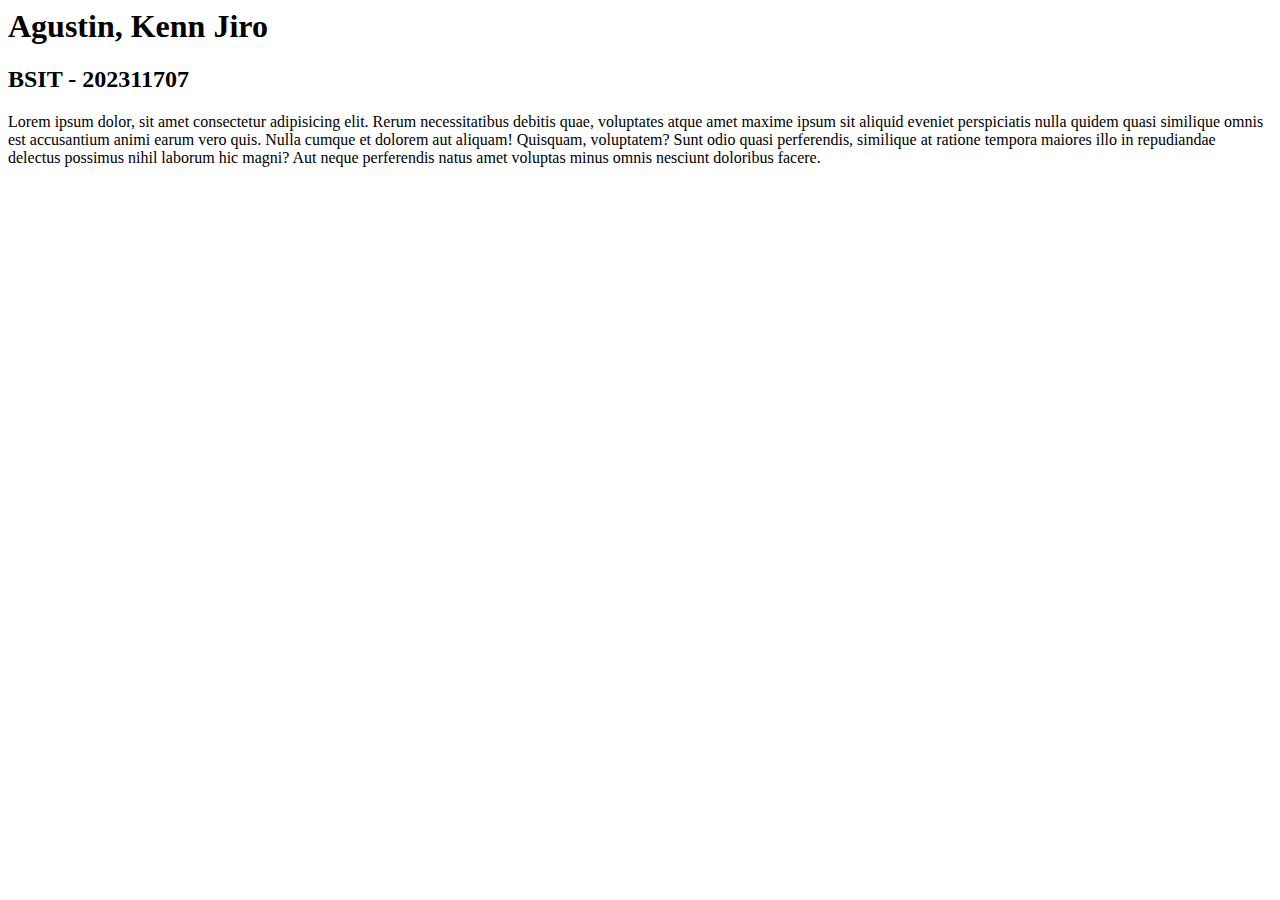
<file: index.html>
<html lang="en">
<head>
    <meta charset="UTF-8">
    <meta name="viewport" content="width=device-width, initial-scale=1.0">
    <title>IT0043-TX01</title>
</head>
<body>
    <h1>Agustin, Kenn Jiro</h1>
    <h2>BSIT - 202311707</h2>
    <p> Lorem ipsum dolor, sit amet consectetur adipisicing elit. Rerum necessitatibus debitis quae, voluptates atque amet maxime ipsum sit aliquid eveniet perspiciatis nulla quidem quasi similique omnis est accusantium animi earum vero quis. Nulla cumque et dolorem aut aliquam! Quisquam, voluptatem? Sunt odio quasi perferendis, similique at ratione tempora maiores illo in repudiandae delectus possimus nihil laborum hic magni? Aut neque perferendis natus amet voluptas minus omnis nesciunt doloribus facere.
    </p>
</body>
</html>
</file>
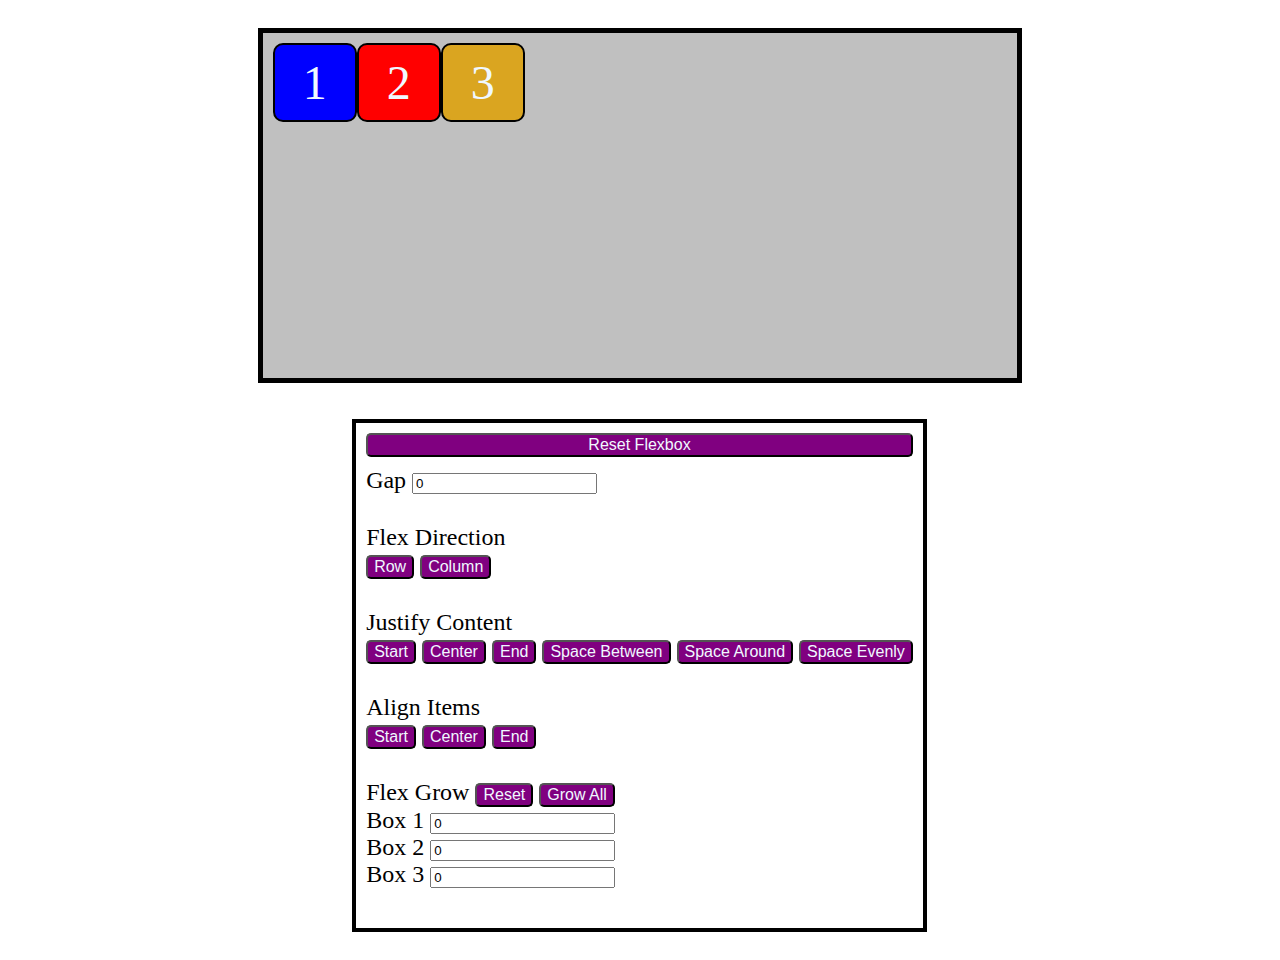
<file: Aceveda_Agustin_TSA8.html>
<!DOCTYPE html>
<html lang="en">
<head>
    <meta charset="UTF-8">
    <meta name="viewport" content="width=device-width, initial-scale=1.0">
    <title>ACEVEDA_AGUSTIN_TSA8</title>
    <link rel="stylesheet" href="Aceveda_Agustin_TSA8.css">
</head>
<body>

    <div class="flex-container">
        <div class="flex-item" id="item1">1</div>
        <div class="flex-item" id="item2">2</div>
        <div class="flex-item" id="item3">3</div>
    </div>

    <br>
    <br>

    <div class="controls">
        <button onclick="resetFlexbox()" id="Flexbox">Reset Flexbox</button>
        <div class="control-group">
            <label for="gap">Gap</label>
            <input type="number" id="gap" value="0" onchange="updateFlexbox()">
        </div>
        <div class="control-group">
            <label>Flex Direction</label>
            <div>
            <button onclick="setFlexDirection('row')">Row</button>
            <button onclick="setFlexDirection('column')">Column</button>
        </div>
        </div>
        <div class="control-group">
            <label>Justify Content</label>
            <div> 
            <button onclick="setJustifyContent('start')">Start</button>
            <button onclick="setJustifyContent('center')">Center</button>
            <button onclick="setJustifyContent('end')">End</button>
            <button onclick="setJustifyContent('space-between')">Space Between</button>
            <button onclick="setJustifyContent('space-around')">Space Around</button>
            <button onclick="setJustifyContent('space-evenly')">Space Evenly</button>
            </div>
        </div>
        <div class="control-group">
            <label>Align Items</label>
            <div>
            <button onclick="setAlignItems('start')">Start</button>
            <button onclick="setAlignItems('center')">Center</button>
            <button onclick="setAlignItems('end')">End</button>
            </div>
        </div>
        <div class="control-group">
            <label>Flex Grow</label>
            <button onclick="resetFlexGrow()">Reset</button>
            <button onclick="setFlexGrowAll()">Grow All</button>
            <div>
                <label for="box1">Box 1</label>
                <input type="number" id="box1" value="0" onchange="updateFlexGrow(1)">
            </div>
            <div>
                <label for="box2">Box 2</label>
                <input type="number" id="box2" value="0" onchange="updateFlexGrow(2)">
            </div>
            <div>
                <label for="box3">Box 3</label>
                <input type="number" id="box3" value="0" onchange="updateFlexGrow(3)">
            </div>
            
        </div>
    </div>
    
  

    <script src="Aceveda_Agustin_TSA8.js"></script>
</body>
</html>
</file>
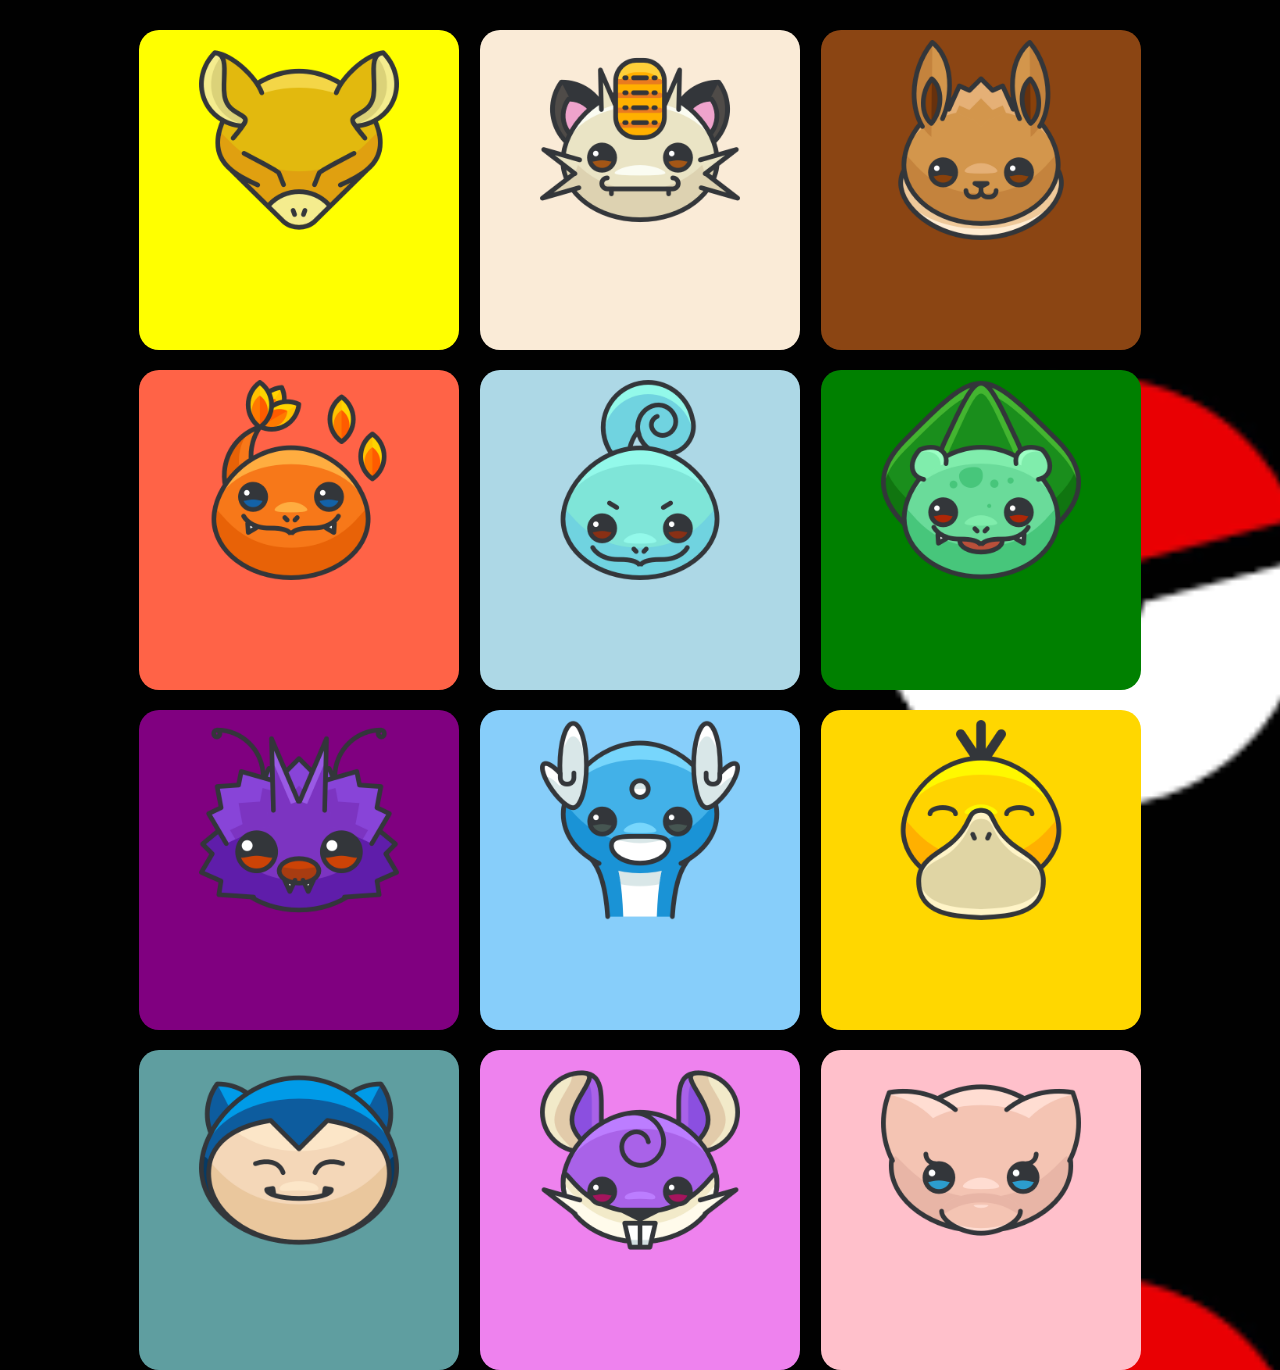
<file: Agustin_mpe.html>
<html lang="en">
<head>
    <meta charset="UTF-8">
    <meta name="viewport" content="width=device-width, initial-scale=1.0">
    <title>Agustin_mpe</title>
    <link rel="stylesheet" href="Agustin_mpe.css">
</head>

<body>
    <div class="flex-container">
        <div class="pokemon" style="background-color:yellow;"><img src="abra.png" alt="abra" height="200"></div>
        <div class="pokemon" style="background-color:antiquewhite;"><img src="meowth.png" alt="meowth" height="200"> </div>
        <div class="pokemon" style="background-color:saddlebrown;"><img src="eevee.png" alt="eevee" height="200"> </div>
        <div class="pokemon" style="background-color:tomato;"><img src="charmander1.png" alt="charmander" height="200"> </div>
        <div class="pokemon" style="background-color:lightblue;"><img src="squirtle1.png" alt="squirtle" height="200"> </div>
        <div class="pokemon" style="background-color:green;"><img src="bullbasaur.png" alt="bulbasaur" height="200"> </div>
        <div class="pokemon" style="background-color:purple;"><img src="venonat1.png" alt="venonat" height="200"> </div>
        <div class="pokemon" style="background-color:lightskyblue;"><img src="dratini.png" alt="dratini" height="200"> </div>
        <div class="pokemon" style="background-color:gold;"><img src="psyduck.png" alt="psyduck" height="200"> </div>
        <div class="pokemon" style="background-color:cadetblue;"><img src="snorlax.png" alt="snorlax" height="200"> </div>
        <div class="pokemon" style="background-color:violet;"><img src="rattata.png" alt="rattata" height="200"> </div>
        <div class="pokemon" style="background-color:pink;"><img src="mew.png" alt="mew" height="200"> </div>
     
    </div>
</body>

</html>
</file>
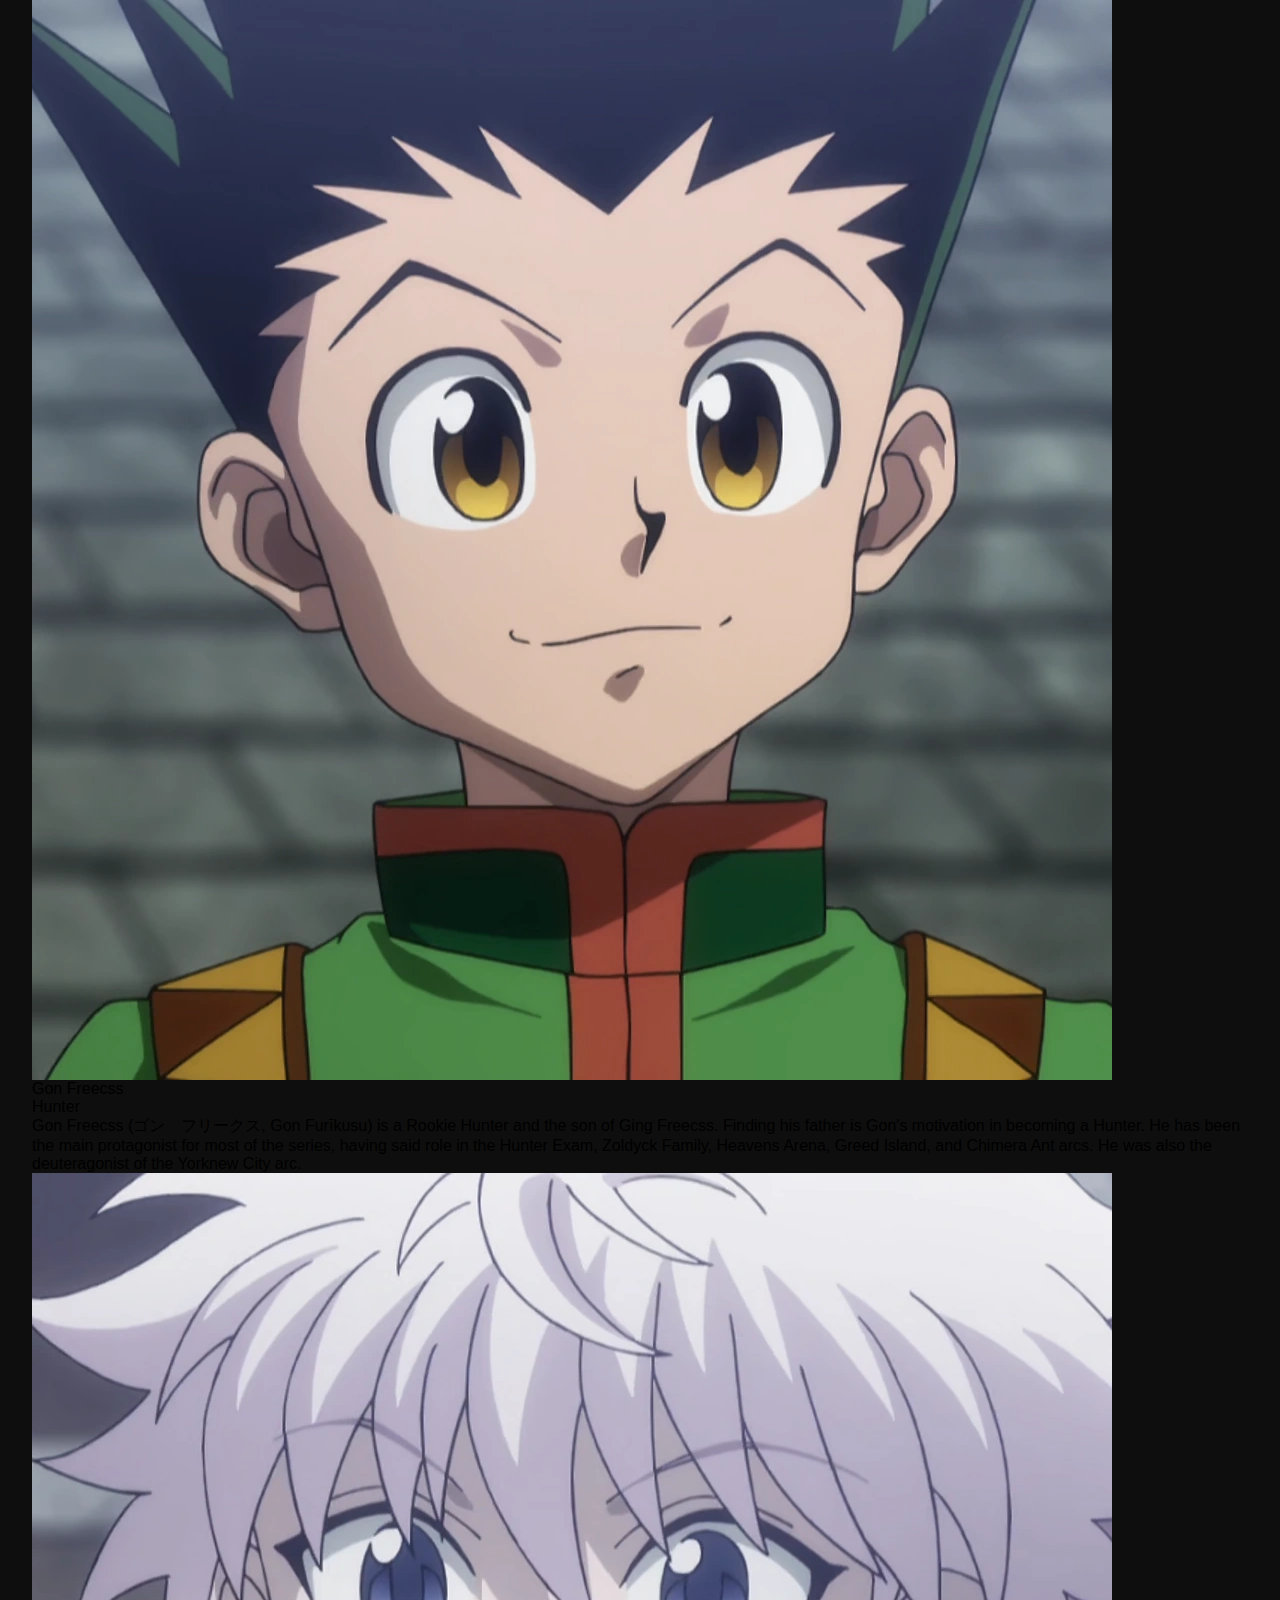
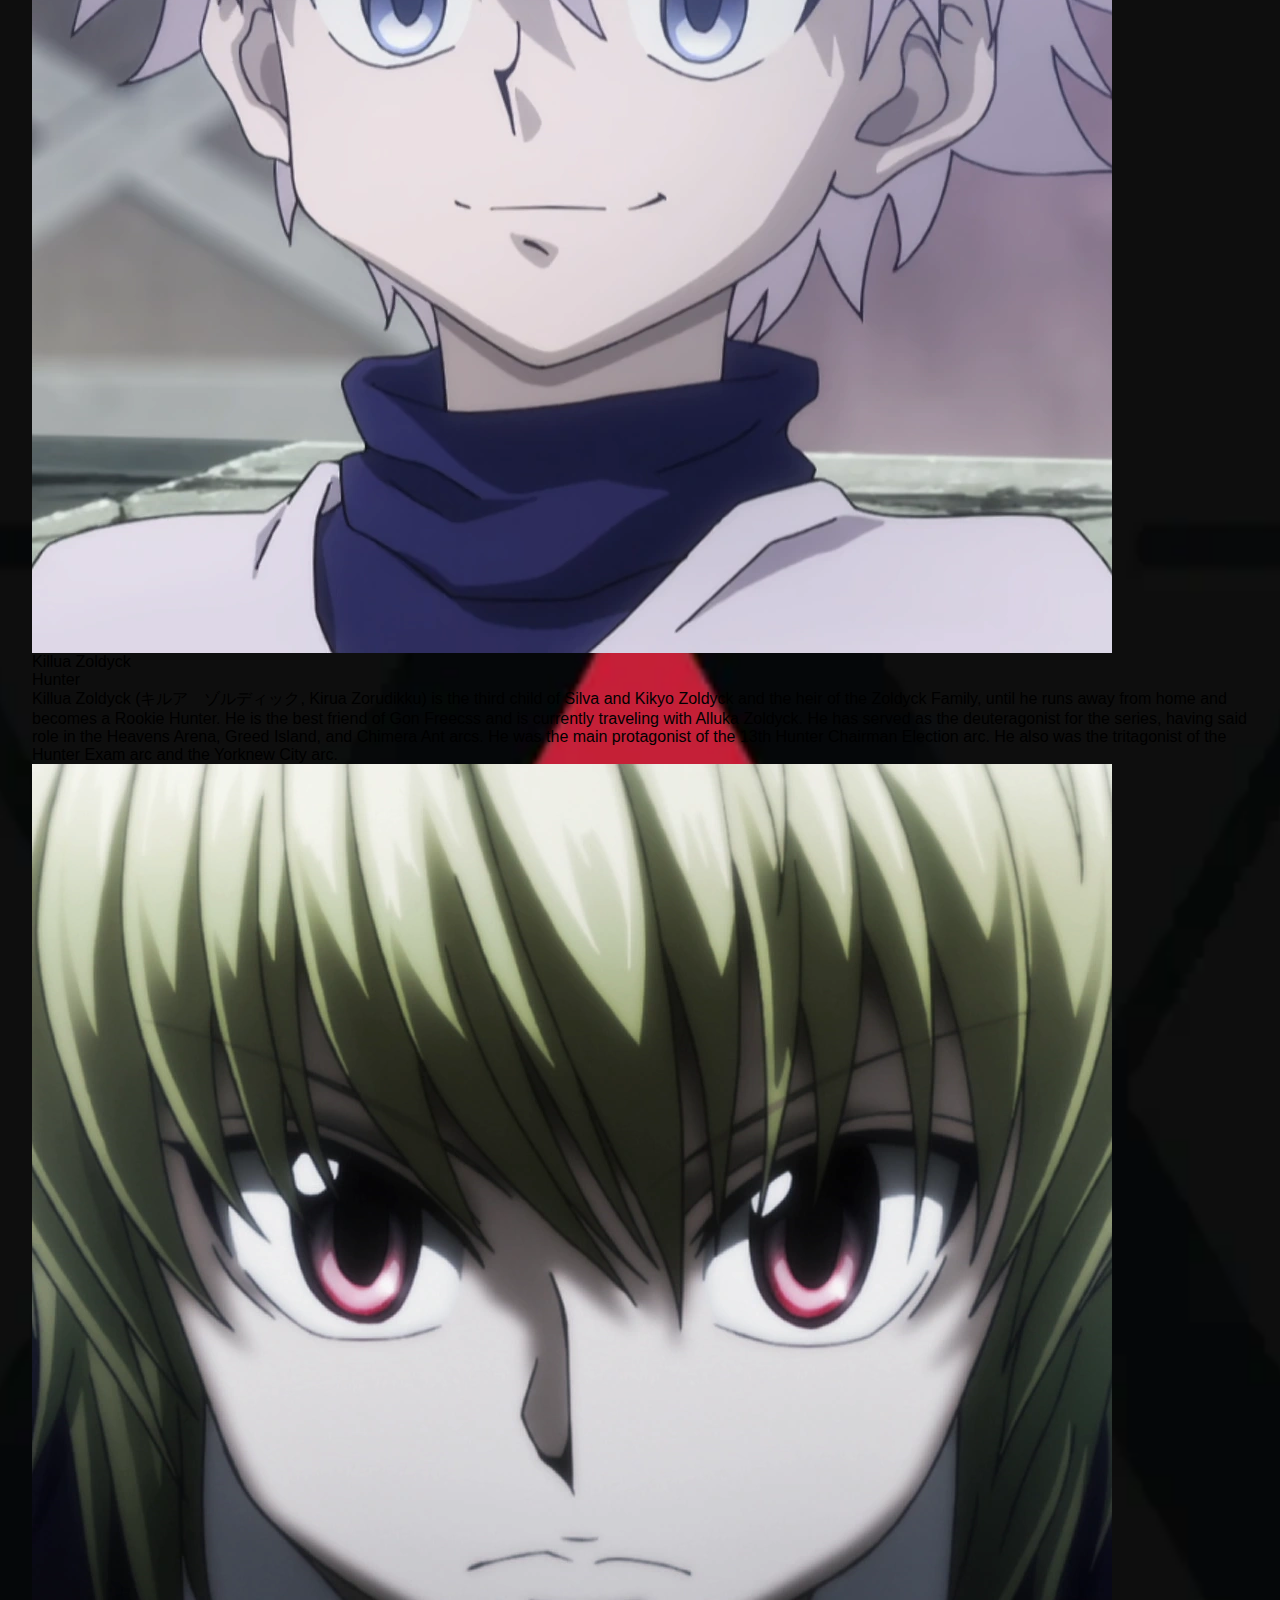
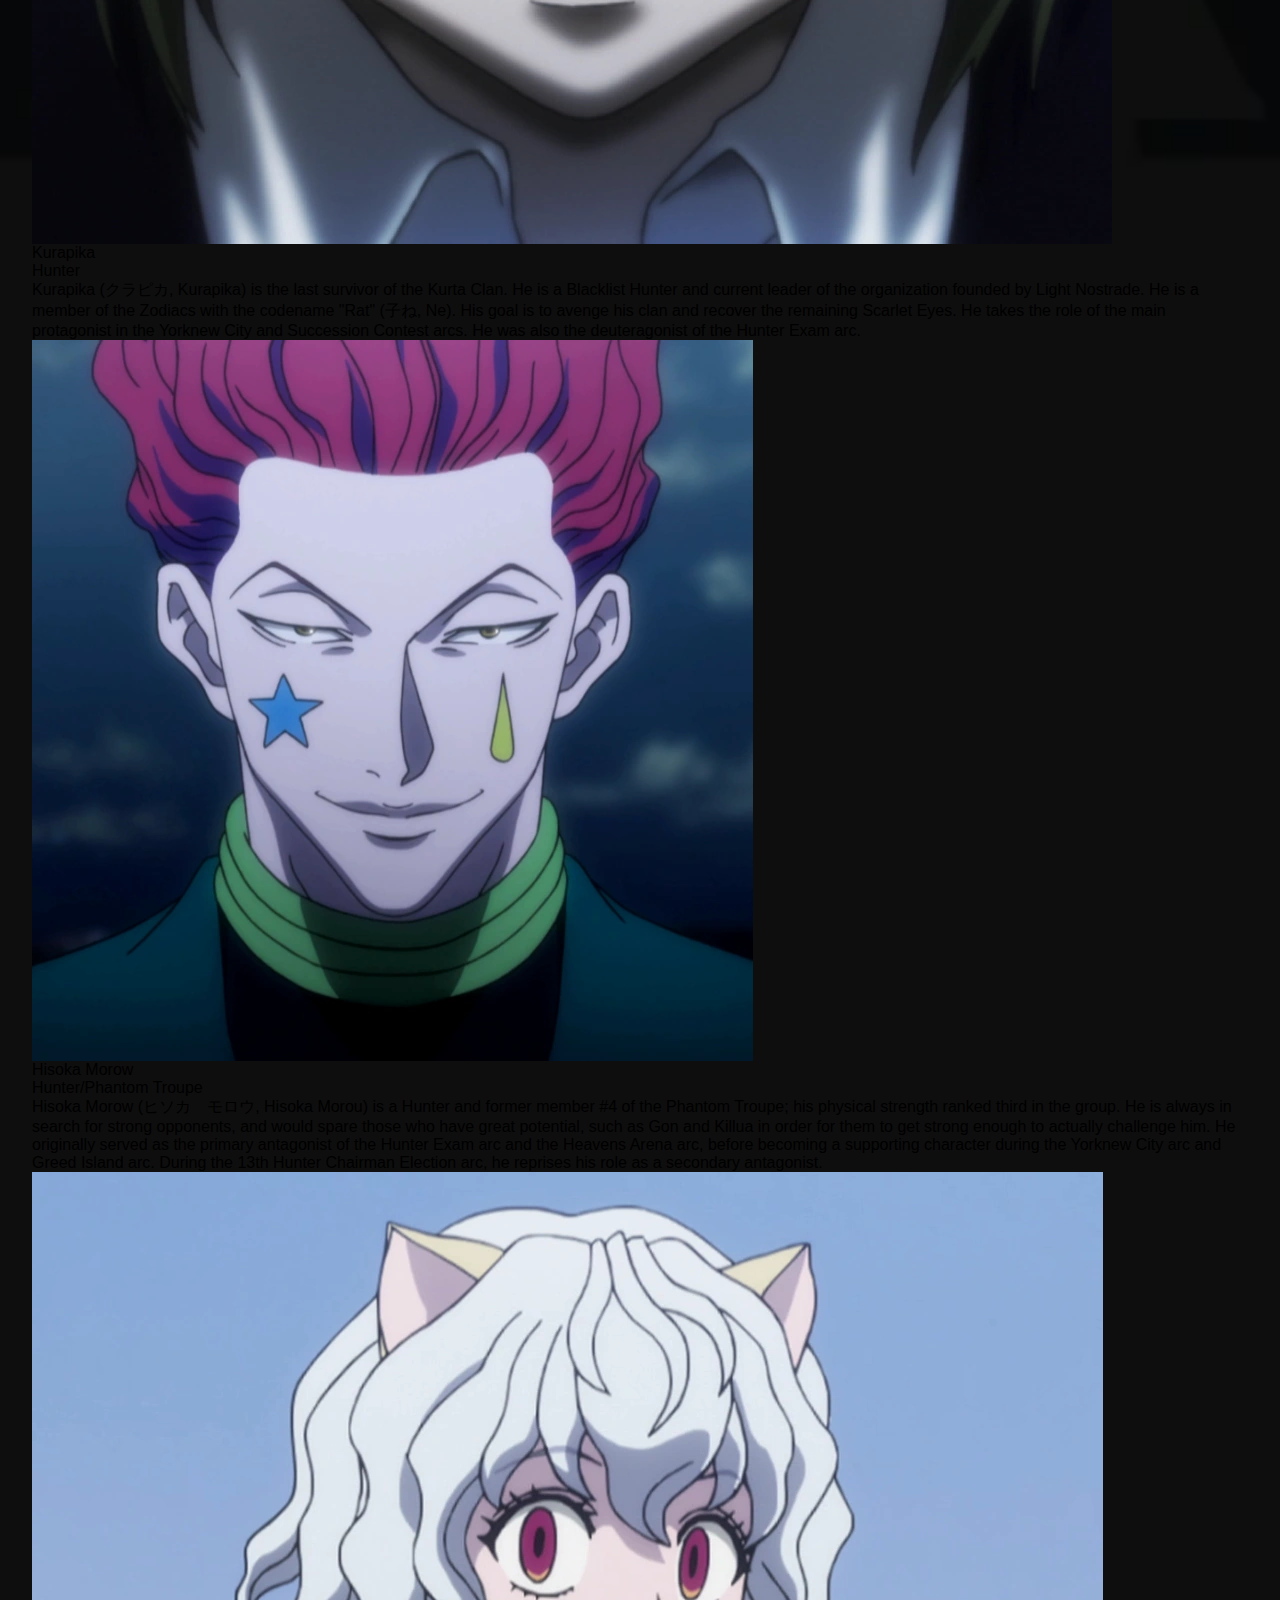
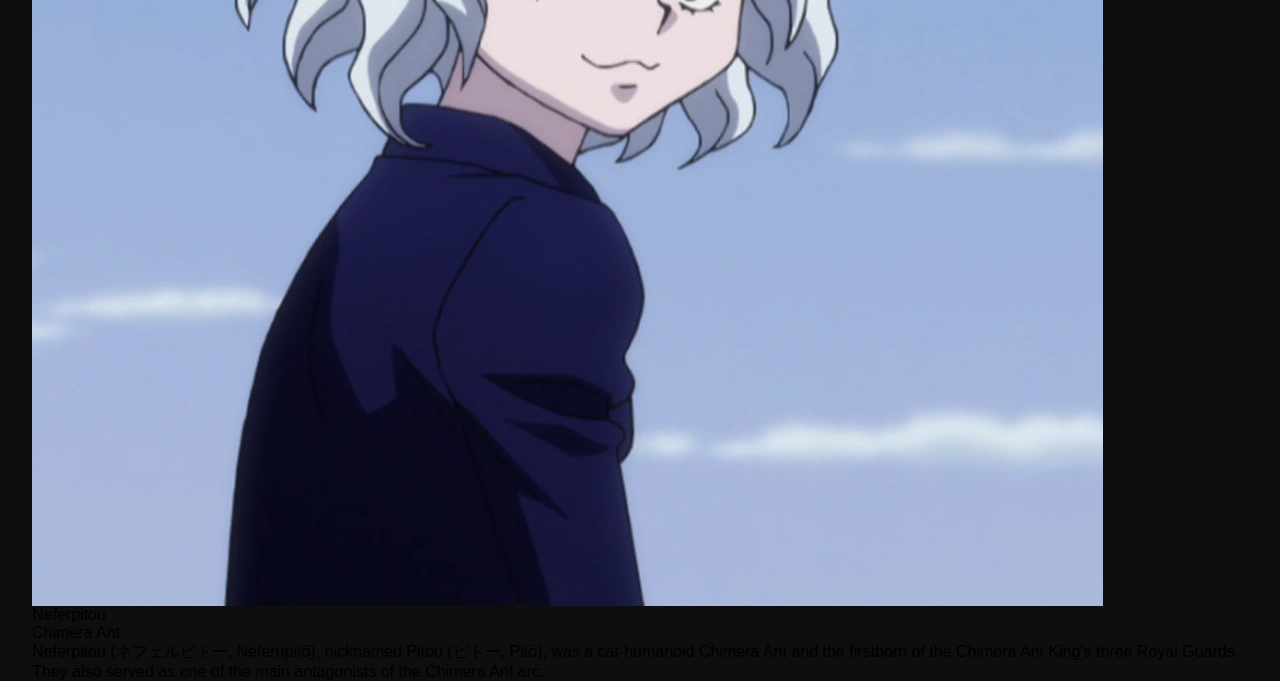
<file: Characters.html>
<html lang="en">
<head>
    <meta charset="UTF-8">
    <meta name="viewport" content="width=device-width, initial-scale=1.0">
    <title>Characters</title>
    <link rel="stylesheet" href="Aceveda_Agustin_tsa7.css">
</head>

<body>
    <div class="container">

        <!-- Gon -->

        <div class="item" id="Gon">
            <div class="details">
            <img src="Gon Freecss.png" alt="Gon_pic">
            <div class="name-race">
                <p class="name">Gon Freecss</p>
                <p class="race">Hunter</p>
                </div>
            </div>
            <p class="desc">Gon Freecss (ゴン゠フリークス, Gon Furīkusu) is a Rookie Hunter and the son of Ging Freecss. Finding his father is Gon's motivation in becoming a Hunter.
                He has been the main protagonist for most of the series, having said role in the Hunter Exam, Zoldyck Family, Heavens Arena, Greed Island, and Chimera Ant arcs. He was also the deuteragonist of the Yorknew City arc.</p>
        </div>

        <!-- Killua -->

        <div class="item" id="Killua">
            <div class="details">
            <img src="Killua.png" alt="Killua_pic">
            <div class="name-race">
                <p class="name">Killua Zoldyck</p>
                <p class="race">Hunter</p>
            </div>
            <p class="desc">Killua Zoldyck (キルア゠ゾルディック, Kirua Zorudikku) is the third child of Silva and Kikyo Zoldyck and the heir of the Zoldyck Family, until he runs away from home and becomes a Rookie Hunter. He is the best friend of Gon Freecss and is currently traveling with Alluka Zoldyck.
                He has served as the deuteragonist for the series, having said role in the Heavens Arena, Greed Island, and Chimera Ant arcs. He was the main protagonist of the 13th Hunter Chairman Election arc. He also was the tritagonist of the Hunter Exam arc and the Yorknew City arc.</p>
            </div>
       
        <!-- Kurapika -->

        <div class="item" id="Kurapika"> 
            <div class="details">
            <img src="Kurapika.png" alt="Kurapika_pic">
            <div class="name-race">
                <p class="name">Kurapika</p>
                <p class="race">Hunter</p>
            </div>
            <p class="desc">Kurapika (クラピカ, Kurapika) is the last survivor of the Kurta Clan. He is a Blacklist Hunter and current leader of the organization founded by Light Nostrade. He is a member of the Zodiacs with the codename "Rat" (子ね, Ne). His goal is to avenge his clan and recover the remaining Scarlet Eyes.
                He takes the role of the main protagonist in the Yorknew City and Succession Contest arcs. He was also the deuteragonist of the Hunter Exam arc.</p>
            </div>

        <!-- Hisoka -->

        <div class="item" id="Hisoka">  
            <div class="details">
            <img src="Hisoka.png" alt="Hisoka_pic">
            <div class="name-race">
                <p class="name">Hisoka Morow</p>
                <p class="race">Hunter/Phantom Troupe</p>
            </div>
            <p class="desc">Hisoka Morow (ヒソカ゠モロウ, Hisoka Morou) is a Hunter and former member #4 of the Phantom Troupe; his physical strength ranked third in the group. He is always in search for strong opponents, and would spare those who have great potential, such as Gon and Killua in order for them to get strong enough to actually challenge him. He originally served as the primary antagonist of the Hunter Exam arc and the Heavens Arena arc, before becoming a supporting character during the Yorknew City arc and Greed Island arc. During the 13th Hunter Chairman Election arc, he reprises his role as a secondary antagonist.</p>
        </div>

        <!-- Pitou -->

        <div class="item" id="Pitou">  
            <div class="details">
            <img src="Pitou.png" alt="Pitou_pic">
            <div class="name-race">
                <p class="name">Neferpitou</p>
                <p class="race">Chimera Ant </p>
            </div>
            <p class="desc">Neferpitou (ネフェルピトー, Neferupitō), nicknamed Pitou (ピトー, Pitō), was a cat-humanoid Chimera Ant and the firstborn of the Chimera Ant King's three Royal Guards. They also served as one of the main antagonists of the Chimera Ant arc.</p>
            </div>
</body>
</html>
</file>
<file: Aceveda_Agustin_TSA8.css>
body{
    font-family:'Times New Roman';
    display: flex;
    flex-direction: column;
    padding: 20px;
    align-items: center;
    
}
.controls{
    display: flex;
    flex-direction: column;
    margin-right: 1px;
    border: 4px solid black;
    padding: 10px;
    width: fit-content;
    font-size: 1.5rem;
}
.control-group{
    margin-bottom: 30px;

}

#Flexbox{
 margin-bottom: 10px;
}

#item1{
    font-size: 3rem;
    background-color: blue;
}

#item2{
    font-size: 3rem;
    background-color: red;
}

#item3{
    font-size: 3rem;
    background-color: goldenrod;
}

button{
    background-color:purple;
    color: aliceblue;
    border-radius: 5px;
    font-size: 1rem;
    size: 50px;
    
}
.flex-container{
    display: flex;
    border: 5px solid black;
    background-color: silver;
    color: aliceblue;
    font-weight: 500;
    font-size: 125rem;
    width: 60%;
    height: 325px;
    padding: 10px;
}

.flex-item{
    border: 2px solid black;
    border-radius: 10px;
    padding: 10px;
    text-align: center;
    height: 55px;
    width: 60px;
}
</file>
<file: Agustin_mpe.css>
.flex-container{
    height: 400px;
    width: 80vw;
    margin: 10px auto; 
    display: flex;
    flex-direction: row;
    justify-content: space-around;
    flex-wrap: wrap;
    padding: 10px;
}

.pokemon{
    height: 300px;
    width: 300px;
    margin: 10px auto; 
    border-radius: 20px;
    text-align: center;
    font-size: 3rem;
    padding: 10px;
}

body{
    background-image:url(images.png);
    background-size: cover;
    background-position: center;
}

.pokemon:hover{
    background-image:url(effects.jpg);
    background-size:cover;
}

.pokemon img{
    max-width: 100%;
    max-height: 100%;
    transition: transform 0.3 ease;
}

.pokemon.name{
    margin-top: 10px;
    font-weight: bold;
    text-align: center;
    transition: transform 0.3 ease;
    
}
</file>
<file: Aceveda_Agustin_tsa7.css>
/* Base styles */
* {
  padding: 0;
  margin: 0;
  box-sizing: border-box;
  font-family: 'Segoe UI', Tahoma, Geneva, Verdana, sans-serif;
  transition: 0.5s all ease;
}

body {
  background-image: url(background.jpg);
  background-size: cover;
  background-position: center;
}

.container {
  width: 95vw;
  margin: 0 auto;
}

nav {
  background-color: rgba(252, 12, 12, 0.473);
  height: fit-content;
  padding: 10px;
  color: rgb(245, 239, 239);
  margin-bottom: 30px;
}

nav .container {
  display: flex;
  justify-content: space-between;
  align-items: center;
}

.logo {
  font-size: 1.5rem;
  font-weight: 700;
}

nav ul {
  display: flex;
}

nav li {
  list-style: none;
  margin-left: 15px;
}

nav a {
  color: rgb(236, 233, 233);
  text-decoration: none;
  font-size: 1.2rem;
  font-weight: 500;
}

nav a:hover {
  color: rgb(0, 0, 0);
  text-decoration: underline;
  text-underline-offset: 8px;
}

.news {
  order: -1;
  margin-bottom: 10px;
  border-radius: 20px;
  border-color: whitesmoke;
  padding-top: 20px;
  align-items: center;
}

main .container {
  height: 800px;
  display: grid;
  gap: 20px;
  grid-template-columns: repeat(3, 1fr);
}

.main_picture:hover {
  background-image: url(HxHintro.gif);
  background-repeat: no-repeat;
  background-size: cover;
}

.sub-picture {
  grid-column: 1/2;
  grid-row: 2/3;
  gap: 10px;
  width: 100%;
  height: 100%;
}

.sub-pic {
  width: 100%;
  height: 100%;
  object-position: left;
}

.article {
  display: flex;
  flex-direction: column;
  justify-content: center;
  grid-column: 2/3;
  grid-row: 2/3;
}

.article-details {
  display: flex;
  flex-direction: column;
  gap: 10px;
  align-items: center;
  color: aliceblue;
}

.article-h1 {
  font-size: 2rem;
  text-align: center;
  margin-bottom: 5px;
  padding-top: 50px;
}

.article-h2 {
  font-size: 1.5rem;
  text-align: center;
  margin-bottom: 5px;
}

.article-p {
  font-size: 1.5rem;
  text-align: justify;
  line-height: 1.5;
  padding-top: 50px;
}

.button-82-pushable {
  position: relative;
  border: none;
  background: transparent;
  padding: 0;
  cursor: pointer;
  outline-offset: 4px;
  transition: filter 250ms;
  user-select: none;
  -webkit-user-select: none;
  touch-action: manipulation;
}

.button-82-shadow {
  position: absolute;
  top: 0;
  left: 0;
  width: 100%;
  height: 100%;
  border-radius: 12px;
  background: hsl(0deg 0% 0% / 0.25);
  will-change: transform;
  transform: translateY(2px);
  transition: transform 600ms cubic-bezier(.3, .7, .4, 1);
}

.button-82-edge {
  position: absolute;
  top: 0;
  left: 0;
  width: 100%;
  height: 100%;
  border-radius: 12px;
  background: linear-gradient(
    to left,
    hsl(0, 64%, 29%) 0%,
    hsl(0, 70%, 36%) 8%,
    hsl(0, 78%, 32%) 92%,
    hsl(0, 73%, 24%) 100%
  );
}

.button-82-front {
  display: block;
  position: relative;
  padding: 12px 27px;
  border-radius: 12px;
  font-size: 1.1rem;
  color: rgb(255, 255, 255);
  background: silver (345deg 100% 47%);
  will-change: transform;
  transform: translateY(-4px);
  transition: transform 600ms cubic-bezier(.3, .7, .4, 1);
}

/* Breakpoint */

@media (max-width: 1200px) {
  nav .container {
    flex-direction: column;
  }

  nav ul {
    align-items: flex-start;
    padding: 10px;
  }

  main .container {
    display: flex;
    flex-direction: column;
  }

  .sub-picture, .article, .news {
    grid-column: 1 / -1;
    width: 100%;
  }

  .main_picture:hover {
    background-image: url(HxHintro.gif);
    background-repeat: no-repeat;
    background-size: cover;
  }

  .sub-picture {
    padding: 0;
  }

  .news {
    order: -1;
    margin-bottom: 10px;
    border-radius: 20px;
    border-color: whitesmoke;
    padding-top: 20px;
  }

  .news-1-h1 {
    padding-top: 120px;
    justify-content: center;
  }

  .news-2-p {
    padding-left: 0;
    text-align: center;
  }
}

        /* Breakpoint */

@media (min-width: 768px) {
  .button-82-front {
    font-size: 1.25rem;
    padding: 12px 42px;
  }
}

.button-82-pushable:hover {
  filter: brightness(110%);
  -webkit-filter: brightness(110%);
}

.button-82-pushable:hover .button-82-front {
  transform: translateY(-6px);
  transition: transform 250ms cubic-bezier(.3, .7, .4, 1.5);
}

.button-82-pushable:active .button-82-front {
  transform: translateY(-2px);
  transition: transform 34ms;
}

.button-82-pushable:hover .button-82-shadow {
  transform: translateY(4px);
  transition: transform 250ms cubic-bezier(.3, .7, .4, 1.5);
}

.button-82-pushable:active .button-82-shadow {
  transform: translateY(1px);
  transition: transform 34ms;
}

.button-82-pushable:focus:not(:focus-visible) {
  outline: none;
}

.main_picture {
  background-image: url(Main.jpg);
  background-size: cover;
  grid-column: 1/3;
  grid-row: 1/2;
  display:flex;
  min-width: 10px;
  min-height: 430px;
  max-width: 1400px;
  max-height: 540px;
  height: 100%;
  width: auto;
}

.main_picture:hover {
  background-image: url(HxHintro.gif);
  background-repeat: no-repeat;
  background-size: cover;
}

.sub_pic {
  display: flex;
  flex-direction: column;
  height: 100%;
  width: 100%;
  padding-top: 20px;
}

.news {
  grid-column: 3/4;
  grid-row: 1/3;
  background-color: rgb(129, 17, 17);
  color: white;
  padding: 10px;
  display: flex;
  flex-direction: column;
  justify-content: center;
  line-height: 0.98;
  border-radius: 20px;
}

.news-1-h1 {
  color: white;
  padding-top: 20px;
  font-size: 2rem;
  object-position: center;
  align-items: center;
}

.news-2 {
  display: flex;
  flex-direction: column;
  gap: 80px;
}

.news-2-h1 {
  font-size: 2rem;
  padding-left: 30px;
  padding-right: 20px;
  padding-top: 50px;
}

.news-2-p {
  padding-left: 20px;
  font-weight: 600;
}

.news:hover {
  background-color: grey;
  background-repeat: no-repeat;
  background-size: cover;
}

.bottom {
  display: flex;
  gap: 10px;
  align-items: center;
  padding-bottom: 50px;
  padding-left: 50px;
  padding-top: 20px;
}

.bottom-pic {
  width: 120px;
  height: 100%;
  object-fit: cover;
}

.bottom-details {
  display: flex;
  flex-direction: column;
  gap: 10px;
  color: aliceblue;
}

.bottom-h1 {
  font-size: 1.5rem;
}

.bottom-h2 {
  font-size: 1.2rem;
}

.bottom-p {
  font-size: 1rem;
  font-style: italic;
  text-align: justify;
}

.bottom2-p {
  font-size: 1rem;
  text-align: justify;
}
</file>
